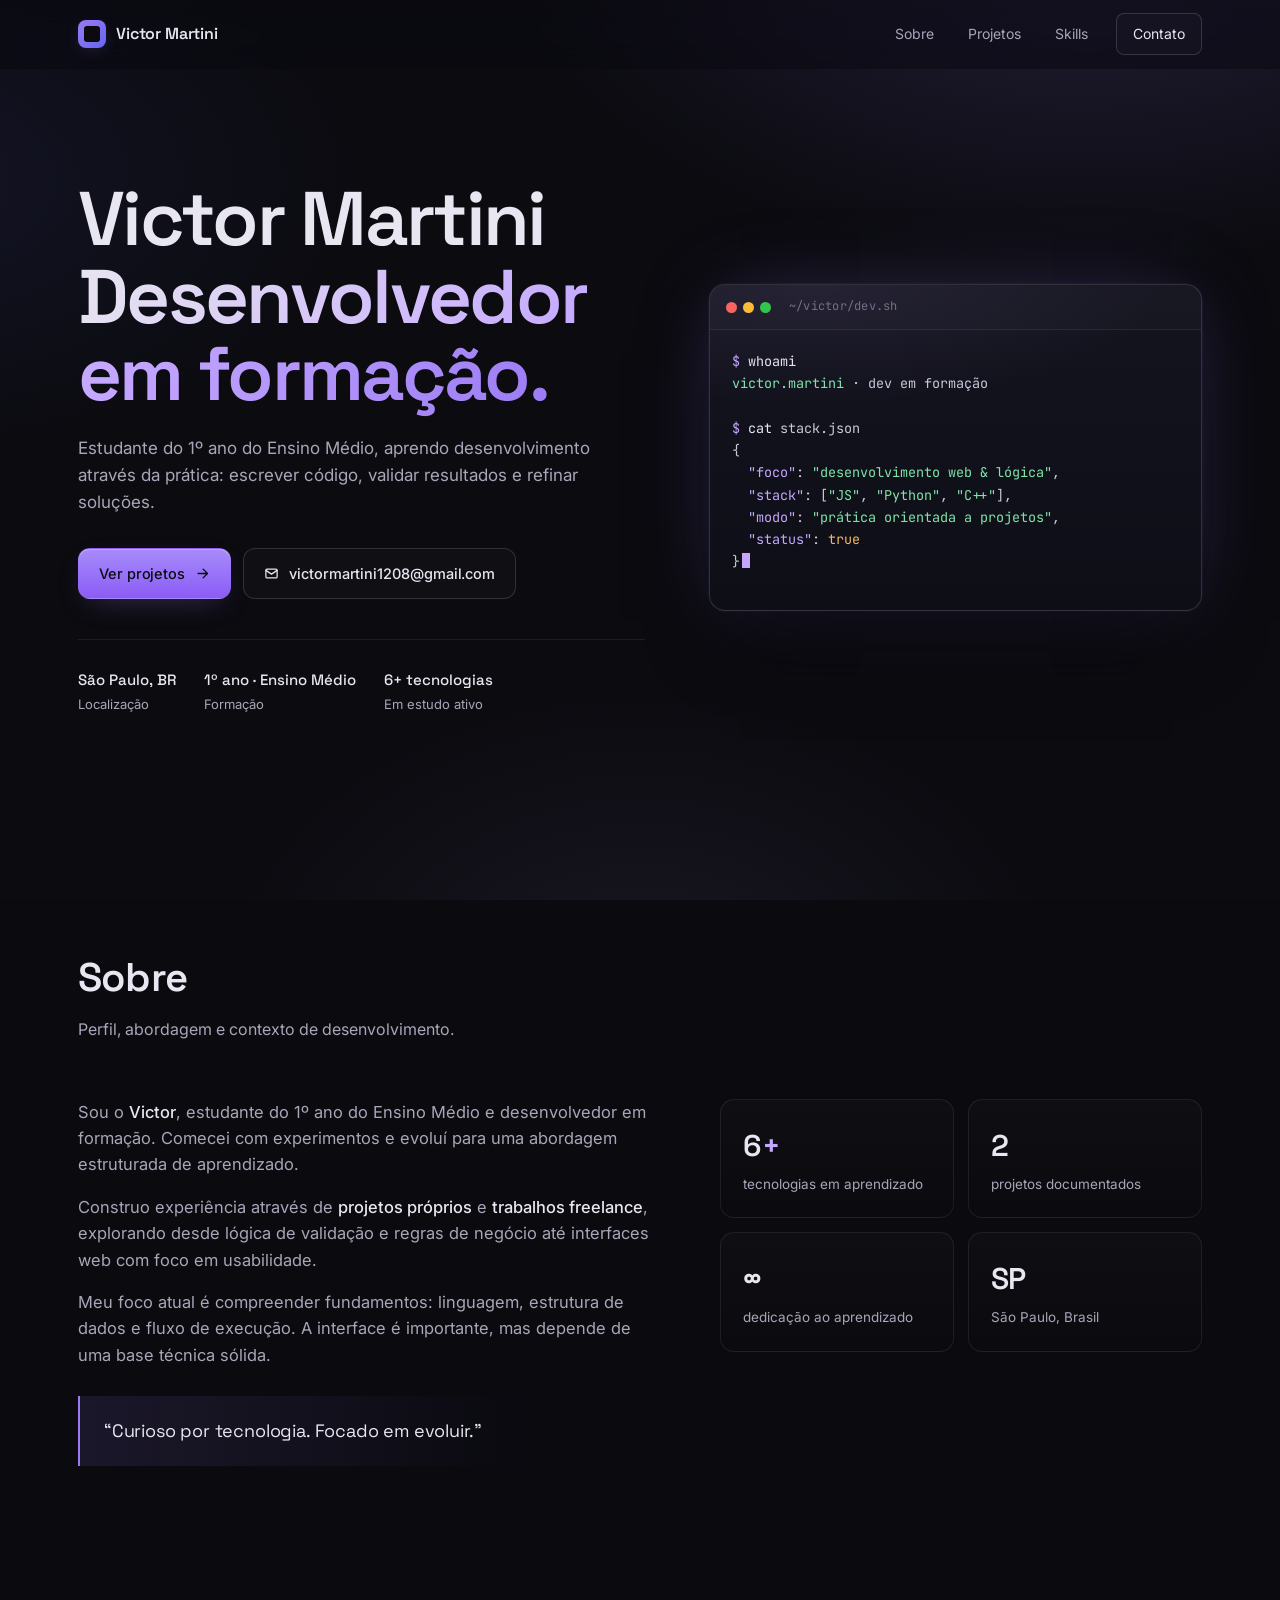
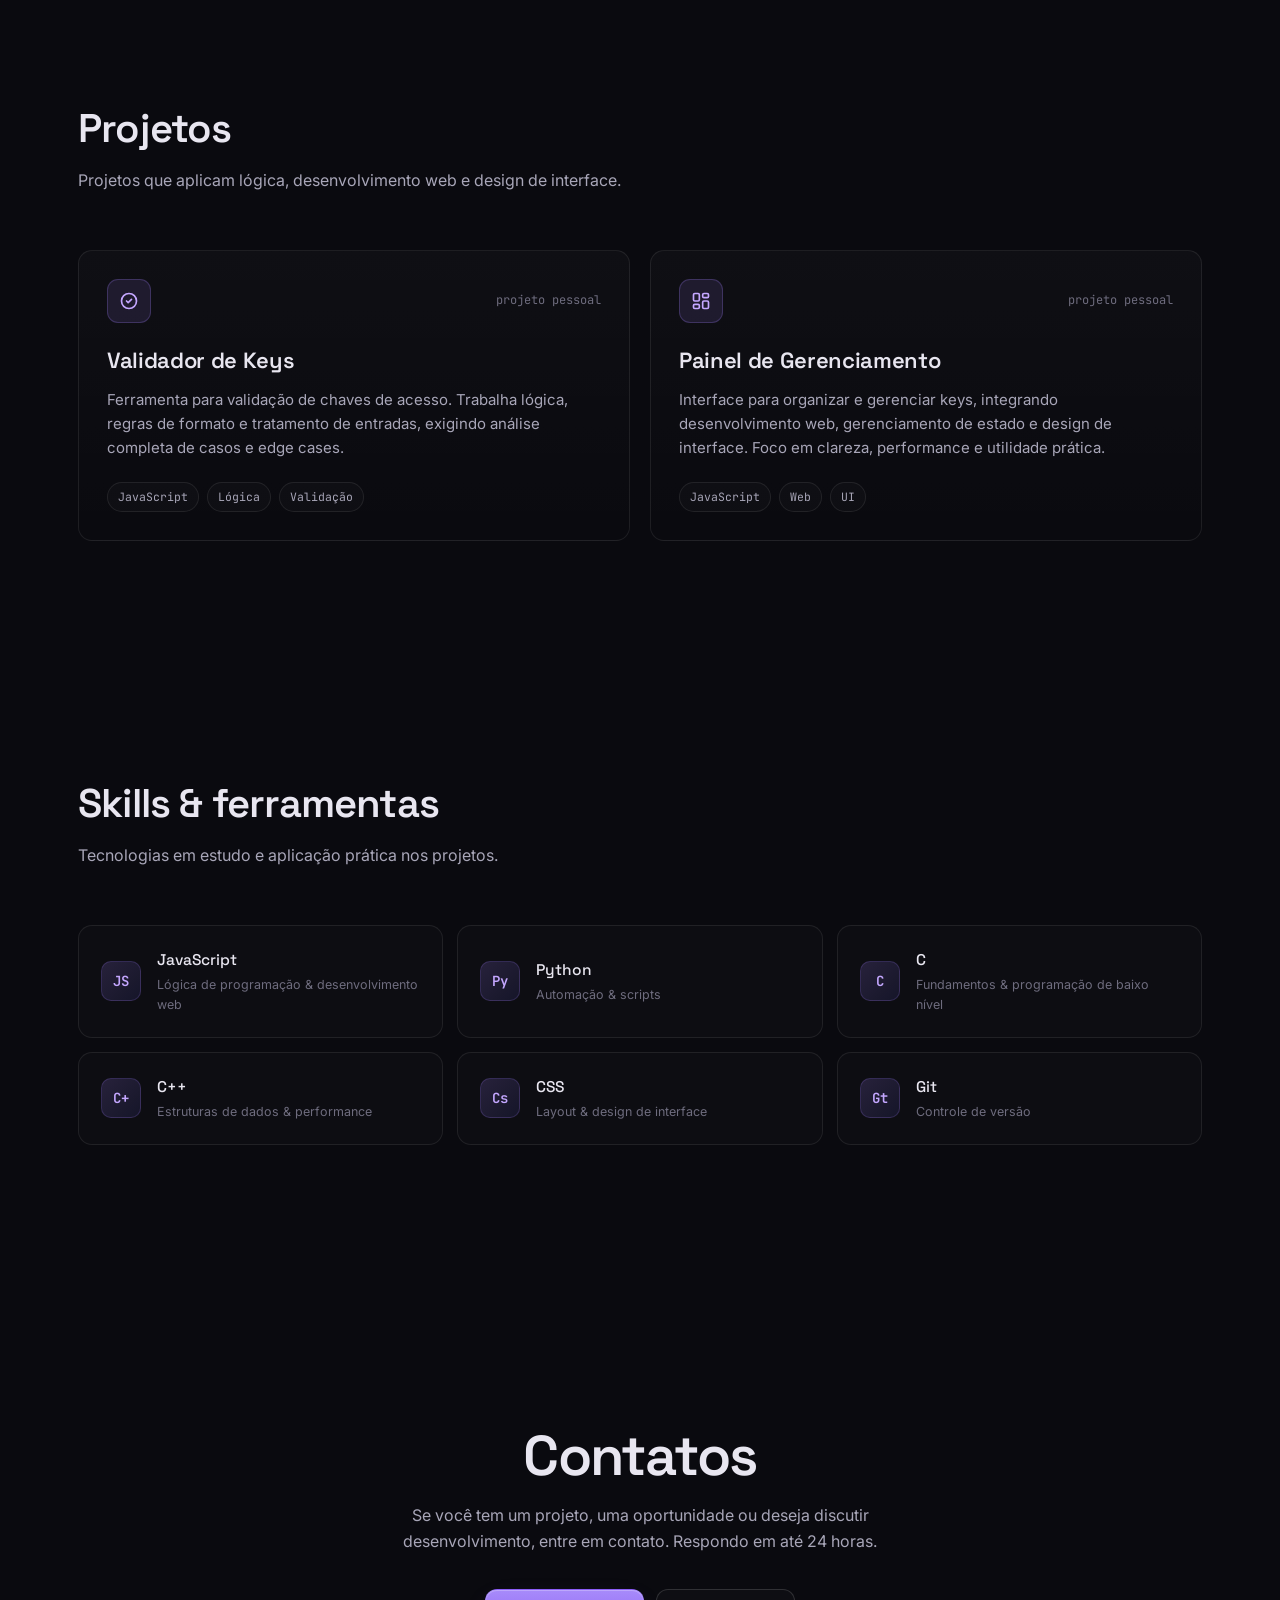
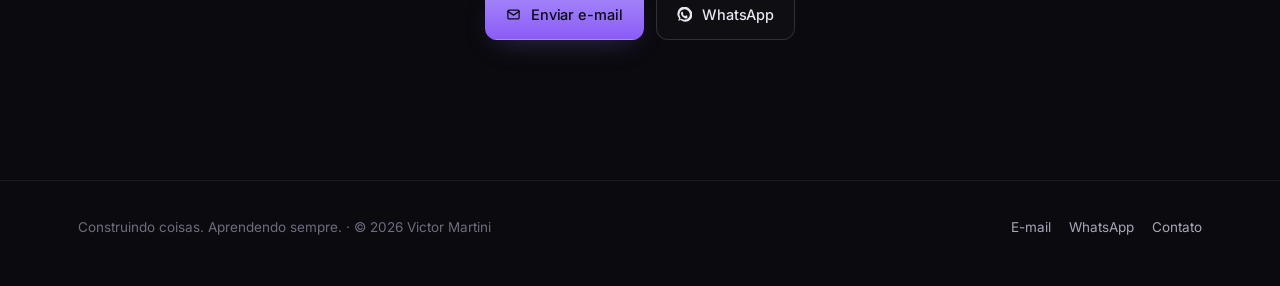
<file: index.html>
<!doctype html>
<html lang="pt-BR">
<head>
<meta charset="utf-8" />
<meta name="viewport" content="width=device-width, initial-scale=1, viewport-fit=cover" />
<meta name="theme-color" content="#0A0A0F" />
<meta name="description" content="Victor Martini — desenvolvedor em formação. Curioso por tecnologia, focado em evoluir." />
<title>Victor Martini · Desenvolvedor em formação</title>
<link rel="preconnect" href="https://fonts.googleapis.com" />
<link rel="preconnect" href="https://fonts.gstatic.com" crossorigin />
<link href="https://fonts.googleapis.com/css2?family=Inter:wght@400;500;600&family=Space+Grotesk:wght@500;600;700&family=JetBrains+Mono:wght@400;500&display=swap" rel="stylesheet" />
<style>
  /* ---------- Reset & base ---------- */
  *, *::before, *::after { box-sizing: border-box; }
  html, body { margin: 0; padding: 0; }
  html { scroll-behavior: smooth; -webkit-text-size-adjust: 100%; scroll-padding-top: 84px; }
  body {
    font-family: 'Inter', system-ui, -apple-system, Segoe UI, Roboto, sans-serif;
    font-size: 16px;
    line-height: 1.6;
    color: var(--text);
    background: var(--bg);
    -webkit-font-smoothing: antialiased;
    -moz-osx-font-smoothing: grayscale;
    overflow-x: hidden;
  }
  img, svg { display: block; max-width: 100%; }
  a { color: inherit; text-decoration: none; }
  button { font: inherit; cursor: pointer; border: 0; background: none; color: inherit; }
  :focus-visible {
    outline: 2px solid var(--accent);
    outline-offset: 3px;
    border-radius: 4px;
  }

  /* ---------- Tokens ---------- */
  :root {
    --bg: #0A0A0F;
    --bg-2: #0F0F17;
    --surface: #12121C;
    --surface-2: #171723;
    --line: rgba(255, 255, 255, 0.08);
    --line-strong: rgba(255, 255, 255, 0.14);
    --text: #E8E6F0;
    --text-dim: #A8A6B8;
    --text-mute: #6E6C7E;
    --accent: #9B7BF4;        /* violet */
    --accent-2: #C4A7FF;      /* lavender */
    --accent-soft: rgba(155, 123, 244, 0.12);
    --accent-glow: rgba(155, 123, 244, 0.35);
    --green: #7FE3A8;
    --radius: 14px;
    --radius-sm: 10px;
    --maxw: 1180px;
    --ease: cubic-bezier(.22, .61, .36, 1);
  }

  /* ---------- Background atmosphere ---------- */
  body::before {
    content: "";
    position: fixed;
    inset: 0;
    z-index: -2;
    background:
      radial-gradient(1000px 600px at 85% -10%, rgba(155, 123, 244, 0.18), transparent 60%),
      radial-gradient(900px 500px at -10% 20%, rgba(99, 102, 241, 0.10), transparent 55%),
      radial-gradient(700px 500px at 50% 110%, rgba(196, 167, 255, 0.08), transparent 60%),
      var(--bg);
    pointer-events: none;
  }
  body::after {
    /* subtle grain */
    content: "";
    position: fixed;
    inset: 0;
    z-index: -1;
    pointer-events: none;
    opacity: .35;
    mix-blend-mode: overlay;
    background-image: url("data:image/svg+xml;utf8,<svg xmlns='http://www.w3.org/2000/svg' width='160' height='160'><filter id='n'><feTurbulence type='fractalNoise' baseFrequency='0.9' numOctaves='2' stitchTiles='stitch'/><feColorMatrix values='0 0 0 0 1  0 0 0 0 1  0 0 0 0 1  0 0 0 0.06 0'/></filter><rect width='100%' height='100%' filter='url(%23n)'/></svg>");
  }

  /* ---------- Layout helpers ---------- */
  .wrap {
    width: 100%;
    max-width: var(--maxw);
    margin: 0 auto;
    padding: 0 28px;
  }
  section { padding: 120px 0; position: relative; }
  @media (max-width: 720px) { section { padding: 80px 0; } }

  .eyebrow {
    display: inline-flex;
    align-items: center;
    gap: 10px;
    font-family: 'JetBrains Mono', ui-monospace, monospace;
    font-size: 12px;
    letter-spacing: 0.02em;
    color: var(--text-dim);
    padding: 8px 14px;
    border: 1px solid var(--line);
    border-radius: 999px;
    background: rgba(255, 255, 255, 0.02);
  }
  .eyebrow .dot {
    width: 7px; height: 7px; border-radius: 50%;
    background: var(--green);
    box-shadow: 0 0 0 4px rgba(127, 227, 168, 0.15);
  }

  h1, h2, h3 { font-family: 'Space Grotesk', sans-serif; font-weight: 600; letter-spacing: -0.02em; margin: 0; color: var(--text); }
  h2.section-title {
    font-size: clamp(28px, 3.2vw, 40px);
    line-height: 1.15;
    margin-bottom: 14px;
  }
  .section-lead {
    color: var(--text-dim);
    max-width: 620px;
    font-size: 16px;
  }
  .section-head { margin-bottom: 56px; }
  .section-head .num {
    font-family: 'JetBrains Mono', monospace;
    font-size: 13px;
    color: var(--accent-2);
    margin-right: 12px;
  }

  /* ---------- Nav ---------- */
  .nav {
    position: fixed;
    top: 0; left: 0; right: 0;
    z-index: 50;
    backdrop-filter: blur(14px) saturate(140%);
    -webkit-backdrop-filter: blur(14px) saturate(140%);
    background: rgba(10, 10, 15, 0.55);
    border-bottom: 1px solid transparent;
    transition: border-color .3s var(--ease), background .3s var(--ease);
  }
  .nav.scrolled { border-bottom-color: var(--line); background: rgba(10, 10, 15, 0.8); }
  .nav-inner {
    display: flex; align-items: center; justify-content: space-between;
    height: 68px;
  }
  .brand {
    display: flex; align-items: center; gap: 10px;
    font-family: 'Space Grotesk', sans-serif;
    font-weight: 600;
    font-size: 16px;
    letter-spacing: -0.01em;
  }
  .brand-mark {
    width: 28px; height: 28px; border-radius: 8px;
    background: linear-gradient(135deg, var(--accent), #6366F1);
    position: relative;
    box-shadow: 0 4px 18px -6px var(--accent-glow);
  }
  .brand-mark::after {
    content: "";
    position: absolute; inset: 6px;
    border-radius: 3px;
    background: var(--bg);
  }
  .nav-links {
    display: flex; gap: 6px; align-items: center;
  }
  .nav-links a {
    font-size: 14px;
    color: var(--text-dim);
    padding: 8px 14px;
    border-radius: 8px;
    transition: color .2s var(--ease), background .2s var(--ease);
  }
  .nav-links a:hover { color: var(--text); background: rgba(255,255,255,0.04); }
  .nav-cta {
    margin-left: 8px;
    padding: 9px 16px !important;
    border: 1px solid var(--line-strong);
    border-radius: 10px;
    color: var(--text) !important;
    background: rgba(255,255,255,0.02);
  }
  .nav-cta:hover { border-color: var(--accent); background: var(--accent-soft); }

  .burger {
    display: none;
    width: 40px; height: 40px;
    border-radius: 10px;
    border: 1px solid var(--line);
    align-items: center; justify-content: center;
  }
  .burger span {
    display: block;
    width: 18px; height: 2px;
    background: var(--text);
    position: relative;
    transition: transform .3s var(--ease), opacity .2s;
  }
  .burger span::before, .burger span::after {
    content: ""; position: absolute; left: 0; width: 18px; height: 2px; background: var(--text);
    transition: transform .3s var(--ease);
  }
  .burger span::before { top: -6px; }
  .burger span::after { top: 6px; }
  .burger[aria-expanded="true"] span { background: transparent; }
  .burger[aria-expanded="true"] span::before { transform: translateY(6px) rotate(45deg); }
  .burger[aria-expanded="true"] span::after { transform: translateY(-6px) rotate(-45deg); }

  @media (max-width: 820px) {
    .burger { display: inline-flex; }
    .nav-links {
      position: fixed;
      top: 68px; left: 0; right: 0;
      flex-direction: column;
      align-items: stretch;
      gap: 2px;
      padding: 16px 20px 22px;
      background: rgba(10, 10, 15, 0.96);
      backdrop-filter: blur(18px);
      border-bottom: 1px solid var(--line);
      transform: translateY(-10px);
      opacity: 0;
      pointer-events: none;
      transition: opacity .25s var(--ease), transform .25s var(--ease);
    }
    .nav-links.open { transform: translateY(0); opacity: 1; pointer-events: auto; }
    .nav-links a { padding: 14px 12px; font-size: 15px; border-radius: 10px; }
    .nav-cta { margin: 8px 0 0; text-align: center; }
  }

  /* ---------- Hero ---------- */
  .hero {
    padding: 180px 0 120px;
    position: relative;
  }
  @media (max-width: 720px) { .hero { padding: 140px 0 80px; } }
  .hero-grid {
    display: grid;
    grid-template-columns: 1.15fr 1fr;
    gap: 64px;
    align-items: center;
  }
  @media (max-width: 960px) {
    .hero-grid { grid-template-columns: 1fr; gap: 56px; }
  }
  .hero h1 {
    font-size: clamp(42px, 6.2vw, 76px);
    line-height: 1.02;
    letter-spacing: -0.035em;
  }
  .hero h1 .grad {
    background: linear-gradient(120deg, #E8E6F0 0%, var(--accent-2) 55%, var(--accent) 100%);
    -webkit-background-clip: text;
    background-clip: text;
    color: transparent;
  }
  .hero p.lead {
    margin-top: 22px;
    color: var(--text-dim);
    font-size: 17px;
    max-width: 520px;
  }
  .hero-ctas {
    margin-top: 32px;
    display: flex; flex-wrap: wrap; gap: 12px;
  }
  .btn {
    display: inline-flex; align-items: center; gap: 10px;
    padding: 13px 20px;
    border-radius: 12px;
    font-size: 14.5px;
    font-weight: 500;
    letter-spacing: -0.005em;
    border: 1px solid transparent;
    transition: transform .2s var(--ease), background .2s var(--ease), border-color .2s var(--ease), box-shadow .2s var(--ease);
  }
  .btn-primary {
    background: linear-gradient(180deg, #A78BFA, #8B5CF6);
    color: #0B0B12;
    box-shadow: 0 10px 30px -12px var(--accent-glow), inset 0 1px 0 rgba(255,255,255,0.25);
  }
  .btn-primary:hover { transform: translateY(-1px); box-shadow: 0 16px 40px -14px var(--accent-glow); }
  .btn-ghost {
    border-color: var(--line-strong);
    color: var(--text);
    background: rgba(255,255,255,0.02);
  }
  .btn-ghost:hover { border-color: var(--accent); background: var(--accent-soft); }
  .btn svg { width: 15px; height: 15px; }

  .hero-meta {
    margin-top: 40px;
    display: flex; flex-wrap: wrap; gap: 28px;
    padding-top: 28px;
    border-top: 1px solid var(--line);
  }
  .hero-meta .item { font-size: 13px; color: var(--text-dim); }
  .hero-meta .item strong { color: var(--text); font-weight: 500; display: block; font-family: 'Space Grotesk', sans-serif; font-size: 15px; margin-bottom: 2px; }

  /* ---------- Terminal card (memorable element) ---------- */
  .terminal {
    position: relative;
    border-radius: 16px;
    background: linear-gradient(180deg, #14141F 0%, #0E0E17 100%);
    border: 1px solid var(--line-strong);
    box-shadow:
      0 40px 80px -30px rgba(0,0,0,0.7),
      0 0 0 1px rgba(155, 123, 244, 0.06),
      0 0 80px -20px var(--accent-glow);
    overflow: hidden;
    font-family: 'JetBrains Mono', ui-monospace, monospace;
    font-size: 13.5px;
    line-height: 1.65;
  }
  .terminal::before {
    /* top sheen */
    content: "";
    position: absolute; inset: 0;
    background: radial-gradient(600px 200px at 20% 0%, rgba(196,167,255,0.08), transparent 60%);
    pointer-events: none;
  }
  .term-bar {
    display: flex; align-items: center; gap: 8px;
    padding: 12px 16px;
    border-bottom: 1px solid var(--line);
    background: rgba(255,255,255,0.015);
  }
  .term-bar .dots { display: flex; gap: 6px; }
  .term-bar .dots i {
    width: 11px; height: 11px; border-radius: 50%;
    background: #2A2A38; display: block;
  }
  .term-bar .dots i:nth-child(1) { background: #FF5F57; }
  .term-bar .dots i:nth-child(2) { background: #FEBC2E; }
  .term-bar .dots i:nth-child(3) { background: #28C840; }
  .term-bar .title {
    margin-left: 10px;
    font-size: 12px;
    color: var(--text-mute);
    letter-spacing: 0.02em;
  }
  .term-body {
    padding: 20px 22px 24px;
    color: #C9C7D8;
    min-height: 280px;
  }
  .term-body .prompt { color: var(--accent-2); }
  .term-body .cmd { color: var(--text); }
  .term-body .key { color: #C4A7FF; }
  .term-body .str { color: #7FE3A8; }
  .term-body .num { color: #F4B860; }
  .term-body .cmt { color: var(--text-mute); font-style: italic; }
  .term-line { white-space: pre; }
  .cursor {
    display: inline-block; width: 8px; height: 15px;
    background: var(--accent-2); vertical-align: -2px;
    margin-left: 2px;
    animation: blink 1.1s steps(1) infinite;
  }
  @keyframes blink { 50% { opacity: 0; } }

  /* floating badge behind terminal */
  .terminal-wrap { position: relative; }
  .terminal-wrap .float-tag {
    position: absolute;
    right: -10px; top: -18px;
    background: var(--surface-2);
    border: 1px solid var(--line-strong);
    border-radius: 999px;
    padding: 8px 14px;
    font-family: 'JetBrains Mono', monospace;
    font-size: 12px;
    color: var(--text-dim);
    display: flex; align-items: center; gap: 8px;
    box-shadow: 0 10px 30px -10px rgba(0,0,0,0.6);
  }
  .terminal-wrap .float-tag .dot {
    width: 7px; height: 7px; border-radius: 50%;
    background: var(--green);
    box-shadow: 0 0 0 4px rgba(127, 227, 168, 0.15);
  }
  @media (max-width: 520px) {
    .terminal-wrap .float-tag { right: 6px; top: -14px; }
  }

  /* ---------- Sections: Sobre ---------- */
  .about-grid {
    display: grid;
    grid-template-columns: 1.2fr 1fr;
    gap: 64px;
    align-items: start;
  }
  @media (max-width: 880px) { .about-grid { grid-template-columns: 1fr; gap: 40px; } }
  .about-text p { color: var(--text-dim); font-size: 16.5px; margin: 0 0 16px; }
  .about-text p strong { color: var(--text); font-weight: 500; }
  .quote {
    margin-top: 28px;
    padding: 22px 24px;
    border-left: 2px solid var(--accent);
    background: linear-gradient(90deg, var(--accent-soft), transparent 80%);
    border-radius: 0 var(--radius-sm) var(--radius-sm) 0;
    color: var(--text);
    font-family: 'Space Grotesk', sans-serif;
    font-size: 18px;
    line-height: 1.45;
    letter-spacing: -0.01em;
  }
  .stats {
    display: grid;
    grid-template-columns: 1fr 1fr;
    gap: 14px;
  }
  .stat {
    padding: 22px;
    border: 1px solid var(--line);
    border-radius: var(--radius);
    background: linear-gradient(180deg, rgba(255,255,255,0.02), rgba(255,255,255,0.005));
    transition: border-color .25s var(--ease), transform .25s var(--ease);
  }
  .stat:hover { border-color: var(--line-strong); transform: translateY(-2px); }
  .stat .v {
    font-family: 'Space Grotesk', sans-serif;
    font-size: 30px;
    font-weight: 600;
    letter-spacing: -0.02em;
    color: var(--text);
  }
  .stat .v .accent { color: var(--accent-2); }
  .stat .l { color: var(--text-dim); font-size: 13.5px; margin-top: 4px; }

  /* ---------- Projetos ---------- */
  .projects {
    display: grid;
    grid-template-columns: repeat(2, 1fr);
    gap: 20px;
  }
  @media (max-width: 780px) { .projects { grid-template-columns: 1fr; } }
  .project {
    position: relative;
    padding: 28px;
    border: 1px solid var(--line);
    border-radius: var(--radius);
    background:
      linear-gradient(180deg, rgba(255,255,255,0.025), rgba(255,255,255,0.005));
    transition: transform .3s var(--ease), border-color .3s var(--ease), background .3s var(--ease);
    overflow: hidden;
    min-height: 280px;
    display: flex; flex-direction: column;
  }
  .project::before {
    content: "";
    position: absolute;
    inset: -1px;
    border-radius: inherit;
    padding: 1px;
    background: linear-gradient(135deg, transparent 40%, rgba(155,123,244,0.4) 100%);
    -webkit-mask: linear-gradient(#000 0 0) content-box, linear-gradient(#000 0 0);
    -webkit-mask-composite: xor;
            mask-composite: exclude;
    opacity: 0;
    transition: opacity .3s var(--ease);
    pointer-events: none;
  }
  .project:hover { transform: translateY(-3px); }
  .project:hover::before { opacity: 1; }
  .project .p-head {
    display: flex; align-items: center; justify-content: space-between;
    margin-bottom: 20px;
  }
  .project .p-icon {
    width: 44px; height: 44px;
    border-radius: 11px;
    background: var(--accent-soft);
    border: 1px solid rgba(155, 123, 244, 0.25);
    display: grid; place-items: center;
    color: var(--accent-2);
  }
  .project .p-icon svg { width: 20px; height: 20px; }
  .project .p-meta {
    font-family: 'JetBrains Mono', monospace;
    font-size: 12px;
    color: var(--text-mute);
  }
  .project h3 {
    font-size: 22px;
    margin-bottom: 10px;
    letter-spacing: -0.015em;
  }
  .project p {
    color: var(--text-dim);
    font-size: 15px;
    margin: 0 0 22px;
    flex: 1;
  }
  .tags {
    display: flex; flex-wrap: wrap; gap: 8px;
    margin-top: auto;
  }
  .tag {
    font-family: 'JetBrains Mono', monospace;
    font-size: 11.5px;
    padding: 5px 10px;
    border-radius: 999px;
    border: 1px solid var(--line);
    color: var(--text-dim);
    background: rgba(255,255,255,0.02);
  }

  /* ---------- Skills ---------- */
  .skills-grid {
    display: grid;
    grid-template-columns: repeat(3, 1fr);
    gap: 14px;
  }
  @media (max-width: 880px) { .skills-grid { grid-template-columns: repeat(2, 1fr); } }
  @media (max-width: 520px) { .skills-grid { grid-template-columns: 1fr; } }
  .skill {
    padding: 22px;
    border: 1px solid var(--line);
    border-radius: var(--radius);
    background: rgba(255,255,255,0.015);
    display: flex; align-items: center; gap: 16px;
    transition: border-color .25s var(--ease), background .25s var(--ease), transform .25s var(--ease);
  }
  .skill:hover { border-color: var(--line-strong); background: rgba(255,255,255,0.03); transform: translateY(-2px); }
  .skill .s-mark {
    width: 40px; height: 40px;
    border-radius: 10px;
    background: linear-gradient(135deg, rgba(155,123,244,0.18), rgba(99,102,241,0.1));
    border: 1px solid rgba(155,123,244,0.2);
    display: grid; place-items: center;
    font-family: 'JetBrains Mono', monospace;
    font-weight: 600;
    font-size: 14px;
    color: var(--accent-2);
    flex-shrink: 0;
  }
  .skill .s-name {
    font-family: 'Space Grotesk', sans-serif;
    font-size: 15.5px;
    font-weight: 500;
    color: var(--text);
  }
  .skill .s-note {
    font-size: 12.5px;
    color: var(--text-mute);
    margin-top: 2px;
  }

  /* ---------- Contato ---------- */
  .contact {
    text-align: center;
    padding: 140px 0;
  }
  .contact h2 {
    font-size: clamp(34px, 5vw, 56px);
    line-height: 1.05;
    letter-spacing: -0.03em;
    max-width: 780px;
    margin: 0 auto 18px;
  }
  .contact h2 .grad {
    background: linear-gradient(120deg, #E8E6F0, var(--accent-2) 60%, var(--accent));
    -webkit-background-clip: text; background-clip: text; color: transparent;
  }
  .contact p { color: var(--text-dim); max-width: 520px; margin: 0 auto 34px; }
  .contact-ctas { display: flex; flex-wrap: wrap; gap: 12px; justify-content: center; }

  /* ---------- Footer ---------- */
  footer {
    border-top: 1px solid var(--line);
    padding: 36px 0 48px;
    color: var(--text-mute);
    font-size: 13.5px;
  }
  .foot {
    display: flex; justify-content: space-between; align-items: center;
    flex-wrap: wrap; gap: 14px;
  }
  .foot .links { display: flex; gap: 18px; }
  .foot .links a { color: var(--text-dim); transition: color .2s var(--ease); }
  .foot .links a:hover { color: var(--text); }

  /* ---------- Reveal animation ---------- */
  .reveal {
    opacity: 0;
    transform: translateY(14px);
    transition: opacity .7s var(--ease), transform .7s var(--ease);
  }
  .reveal.in { opacity: 1; transform: none; }
  @media (prefers-reduced-motion: reduce) {
    .reveal { opacity: 1; transform: none; transition: none; }
    .cursor { animation: none; }
    html { scroll-behavior: auto; }
    * { transition: none !important; animation: none !important; }
  }

  /* ---------- Selection ---------- */
  ::selection { background: var(--accent); color: #0B0B12; }
</style>
</head>
<body>

<a href="#sobre" class="visually-hidden" style="position:absolute;left:-9999px;">Pular para o conteúdo</a>

<!-- NAV -->
<header class="nav" id="nav">
  <div class="wrap nav-inner">
    <a href="#" class="brand" aria-label="Victor Martini — início">
      <span class="brand-mark" aria-hidden="true"></span>
      <span>Victor Martini</span>
    </a>
    <nav aria-label="Navegação principal">
      <div class="nav-links" id="navLinks">
        <a href="#sobre">Sobre</a>
        <a href="#projetos">Projetos</a>
        <a href="#skills">Skills</a>
        <a href="#contato" class="nav-cta">Contato</a>
      </div>
    </nav>
    <button class="burger" id="burger" aria-label="Abrir menu" aria-expanded="false" aria-controls="navLinks">
      <span></span>
    </button>
  </div>
</header>

<!-- HERO -->
<main>
<section class="hero">
  <div class="wrap hero-grid">
    <div>
      <h1 class="reveal">
        Victor Martini<br />
        <span class="grad">Desenvolvedor em formação.</span>
      </h1>
      <p class="lead reveal">
        Estudante do 1º ano do Ensino Médio, aprendo desenvolvimento através da prática: escrever código, validar resultados e refinar soluções.
      </p>
      <div class="hero-ctas reveal">
        <a href="#projetos" class="btn btn-primary">
          Ver projetos
          <svg viewBox="0 0 24 24" fill="none" stroke="currentColor" stroke-width="2.2" stroke-linecap="round" stroke-linejoin="round" aria-hidden="true"><path d="M5 12h14M13 5l7 7-7 7"/></svg>
        </a>
        <a href="mailto:victormartini1208@gmail.com" class="btn btn-ghost">
          <svg viewBox="0 0 24 24" fill="none" stroke="currentColor" stroke-width="2" stroke-linecap="round" stroke-linejoin="round" aria-hidden="true"><rect x="3" y="5" width="18" height="14" rx="2"/><path d="m3 7 9 6 9-6"/></svg>
          victormartini1208@gmail.com
        </a>
      </div>
      <div class="hero-meta reveal">
        <div class="item"><strong>São Paulo, BR</strong>Localização</div>
        <div class="item"><strong>1º ano · Ensino Médio</strong>Formação</div>
        <div class="item"><strong>6+ tecnologias</strong>Em estudo ativo</div>
      </div>
    </div>

    <div class="terminal-wrap reveal" aria-hidden="false">
      <div class="terminal" role="img" aria-label="Terminal mostrando um snippet de código do Victor">
        <div class="term-bar">
          <div class="dots"><i></i><i></i><i></i></div>
          <div class="title">~/victor/dev.sh</div>
        </div>
        <div class="term-body" id="termBody">
<div class="term-line"><span class="prompt">$</span> <span class="cmd">whoami</span></div>
<div class="term-line"><span class="str">victor.martini</span> · dev em formação</div>
<div class="term-line">&nbsp;</div>
<div class="term-line"><span class="prompt">$</span> <span class="cmd">cat</span> stack.json</div>
<div class="term-line">{</div>
<div class="term-line">  <span class="key">"foco"</span>: <span class="str">"desenvolvimento web &amp; lógica"</span>,</div>
<div class="term-line">  <span class="key">"stack"</span>: [<span class="str">"JS"</span>, <span class="str">"Python"</span>, <span class="str">"C++"</span>],</div>
<div class="term-line">  <span class="key">"modo"</span>: <span class="str">"prática orientada a projetos"</span>,</div>
<div class="term-line">  <span class="key">"status"</span>: <span class="num">true</span></div>
<div class="term-line">}<span class="cursor"></span></div>
        </div>
      </div>
    </div>
  </div>
</section>

<!-- SOBRE -->
<section id="sobre">
  <div class="wrap">
    <div class="section-head reveal">
      <h2 class="section-title">Sobre</h2>
      <p class="section-lead">Perfil, abordagem e contexto de desenvolvimento.</p>
    </div>
    <div class="about-grid">
      <div class="about-text reveal">
        <p>
          Sou o <strong>Victor</strong>, estudante do 1º ano do Ensino Médio e desenvolvedor em formação. Comecei com experimentos e evoluí para uma abordagem estruturada de aprendizado.
        </p>
        <p>
          Construo experiência através de <strong>projetos próprios</strong> e <strong>trabalhos freelance</strong>, explorando desde lógica de validação e regras de negócio até interfaces web com foco em usabilidade.
        </p>
        <p>
          Meu foco atual é compreender fundamentos: linguagem, estrutura de dados e fluxo de execução. A interface é importante, mas depende de uma base técnica sólida.
        </p>
        <div class="quote">
          “Curioso por tecnologia. Focado em evoluir.”
        </div>
      </div>
      <div class="stats reveal">
        <div class="stat">
          <div class="v">6<span class="accent">+</span></div>
          <div class="l">tecnologias em aprendizado</div>
        </div>
        <div class="stat">
          <div class="v">2</div>
          <div class="l">projetos documentados</div>
        </div>
        <div class="stat">
          <div class="v">∞</div>
          <div class="l">dedicação ao aprendizado</div>
        </div>
        <div class="stat">
          <div class="v">SP</div>
          <div class="l">São Paulo, Brasil</div>
        </div>
      </div>
    </div>
  </div>
</section>

<!-- PROJETOS -->
<section id="projetos">
  <div class="wrap">
    <div class="section-head reveal">
      <h2 class="section-title">Projetos</h2>
      <p class="section-lead">Projetos que aplicam lógica, desenvolvimento web e design de interface.</p>
    </div>
    <div class="projects">
      <article class="project reveal">
        <div class="p-head">
          <div class="p-icon" aria-hidden="true">
            <svg viewBox="0 0 24 24" fill="none" stroke="currentColor" stroke-width="2" stroke-linecap="round" stroke-linejoin="round"><path d="M9 12l2 2 4-4"/><path d="M21 12c0 4.97-4.03 9-9 9s-9-4.03-9-9 4.03-9 9-9 9 4.03 9 9z"/></svg>
          </div>
          <div class="p-meta">projeto pessoal</div>
        </div>
        <h3>Validador de Keys</h3>
        <p>Ferramenta para validação de chaves de acesso. Trabalha lógica, regras de formato e tratamento de entradas, exigindo análise completa de casos e edge cases.</p>
        <div class="tags">
          <span class="tag">JavaScript</span>
          <span class="tag">Lógica</span>
          <span class="tag">Validação</span>
        </div>
      </article>

      <article class="project reveal">
        <div class="p-head">
          <div class="p-icon" aria-hidden="true">
            <svg viewBox="0 0 24 24" fill="none" stroke="currentColor" stroke-width="2" stroke-linecap="round" stroke-linejoin="round"><rect x="3" y="3" width="7" height="9" rx="1.5"/><rect x="14" y="3" width="7" height="5" rx="1.5"/><rect x="14" y="12" width="7" height="9" rx="1.5"/><rect x="3" y="16" width="7" height="5" rx="1.5"/></svg>
          </div>
          <div class="p-meta">projeto pessoal</div>
        </div>
        <h3>Painel de Gerenciamento</h3>
        <p>Interface para organizar e gerenciar keys, integrando desenvolvimento web, gerenciamento de estado e design de interface. Foco em clareza, performance e utilidade prática.</p>
        <div class="tags">
          <span class="tag">JavaScript</span>
          <span class="tag">Web</span>
          <span class="tag">UI</span>
        </div>
      </article>
    </div>
  </div>
</section>

<!-- SKILLS -->
<section id="skills">
  <div class="wrap">
    <div class="section-head reveal">
      <h2 class="section-title">Skills &amp; ferramentas</h2>
      <p class="section-lead">Tecnologias em estudo e aplicação prática nos projetos.</p>
    </div>
    <div class="skills-grid">
      <div class="skill reveal"><div class="s-mark">JS</div><div><div class="s-name">JavaScript</div><div class="s-note">Lógica de programação &amp; desenvolvimento web</div></div></div>
      <div class="skill reveal"><div class="s-mark">Py</div><div><div class="s-name">Python</div><div class="s-note">Automação &amp; scripts</div></div></div>
      <div class="skill reveal"><div class="s-mark">C</div><div><div class="s-name">C</div><div class="s-note">Fundamentos &amp; programação de baixo nível</div></div></div>
      <div class="skill reveal"><div class="s-mark">C+</div><div><div class="s-name">C++</div><div class="s-note">Estruturas de dados &amp; performance</div></div></div>
      <div class="skill reveal"><div class="s-mark">Cs</div><div><div class="s-name">CSS</div><div class="s-note">Layout &amp; design de interface</div></div></div>
      <div class="skill reveal"><div class="s-mark">Gt</div><div><div class="s-name">Git</div><div class="s-note">Controle de versão</div></div></div>
    </div>
  </div>
</section>

<!-- CONTATO -->
<section id="contato" class="contact">
  <div class="wrap">
    <h2 class="reveal" style="margin-top:22px;">
      Contatos
    </h2>
    <p class="reveal">
      Se você tem um projeto, uma oportunidade ou deseja discutir desenvolvimento, entre em contato. Respondo em até 24 horas.
    </p>
    <div class="contact-ctas reveal">
      <a href="mailto:victormartini1208@gmail.com" class="btn btn-primary">
        <svg viewBox="0 0 24 24" fill="none" stroke="currentColor" stroke-width="2" stroke-linecap="round" stroke-linejoin="round" aria-hidden="true"><rect x="3" y="5" width="18" height="14" rx="2"/><path d="m3 7 9 6 9-6"/></svg>
        Enviar e-mail
      </a>
      <a href="https://wa.me/5518996527755" target="_blank" rel="noopener" class="btn btn-ghost">
        <svg viewBox="0 0 24 24" fill="currentColor" aria-hidden="true"><path d="M20.5 3.5A11.3 11.3 0 0 0 3.2 18.1L2 22l4-1.1A11.3 11.3 0 1 0 20.5 3.5zM12 20.3a8.3 8.3 0 0 1-4.2-1.2l-.3-.2-2.4.7.7-2.3-.2-.3A8.3 8.3 0 1 1 12 20.3zm4.6-6.1c-.3-.1-1.6-.8-1.8-.9-.2-.1-.4-.1-.6.1l-.8 1c-.1.2-.3.2-.6.1a6.8 6.8 0 0 1-3.4-3c-.2-.4.2-.4.6-1.2a.4.4 0 0 0 0-.4l-.8-1.9c-.2-.5-.4-.4-.6-.4h-.5a1.1 1.1 0 0 0-.8.4 3.4 3.4 0 0 0-1 2.5c0 1.5 1 2.9 1.2 3.1.1.2 2.1 3.2 5 4.4a5 5 0 0 0 2.3.4 2.8 2.8 0 0 0 1.8-1.3 2.2 2.2 0 0 0 .2-1.3c-.1-.1-.3-.2-.6-.3z"/></svg>
        WhatsApp
      </a>
    </div>
  </div>
</section>
</main>

<!-- FOOTER -->
<footer>
  <div class="wrap foot">
    <div>Construindo coisas. Aprendendo sempre. · © 2026 Victor Martini</div>
    <div class="links">
      <a href="mailto:victormartini1208@gmail.com">E-mail</a>
      <a href="https://wa.me/5518996527755" target="_blank" rel="noopener">WhatsApp</a>
      <a href="#contato">Contato</a>
    </div>
  </div>
</footer>

<script>
  // ---------- Nav scroll state ----------
  const nav = document.getElementById('nav');
  const onScroll = () => {
    if (window.scrollY > 8) nav.classList.add('scrolled');
    else nav.classList.remove('scrolled');
  };
  onScroll();
  window.addEventListener('scroll', onScroll, { passive: true });

  // ---------- Mobile menu ----------
  const burger = document.getElementById('burger');
  const navLinks = document.getElementById('navLinks');
  const setMenu = (open) => {
    burger.setAttribute('aria-expanded', open ? 'true' : 'false');
    burger.setAttribute('aria-label', open ? 'Fechar menu' : 'Abrir menu');
    navLinks.classList.toggle('open', open);
  };
  burger.addEventListener('click', () => {
    setMenu(!burger.getAttribute('aria-expanded') || burger.getAttribute('aria-expanded') === 'false');
  });
  navLinks.querySelectorAll('a').forEach(a => a.addEventListener('click', () => setMenu(false)));
  document.addEventListener('click', (e) => {
    if (navLinks.classList.contains('open') && !navLinks.contains(e.target) && !burger.contains(e.target)) setMenu(false);
  });
  document.addEventListener('keydown', (e) => {
    if (e.key === 'Escape' && navLinks.classList.contains('open')) { setMenu(false); burger.focus(); }
  });

  // ---------- Reveal on scroll ----------
  const reduced = window.matchMedia('(prefers-reduced-motion: reduce)').matches;
  if (!reduced) {
    const io = new IntersectionObserver((entries) => {
      entries.forEach((entry, i) => {
        if (entry.isIntersecting) {
          const el = entry.target;
          // small stagger within same parent
          const siblings = Array.from(el.parentElement.querySelectorAll(':scope > .reveal'));
          const idx = siblings.indexOf(el);
          const delay = Math.min(idx, 4) * 70;
          setTimeout(() => el.classList.add('in'), delay);
          io.unobserve(el);
        }
      });
    }, { threshold: 0.12, rootMargin: '0px 0px -40px 0px' });
    document.querySelectorAll('.reveal').forEach(el => io.observe(el));
  } else {
    document.querySelectorAll('.reveal').forEach(el => el.classList.add('in'));
  }

  // ---------- Smooth anchor offset for fixed nav ----------
  document.querySelectorAll('a[href^="#"]').forEach(a => {
    a.addEventListener('click', (e) => {
      const id = a.getAttribute('href');
      if (id.length < 2) return;
      const target = document.querySelector(id);
      if (!target) return;
      e.preventDefault();
      const top = target.getBoundingClientRect().top + window.scrollY - 78;
      window.scrollTo({ top, behavior: reduced ? 'auto' : 'smooth' });
    });
  });
</script>
</body>
</html>
</file>
